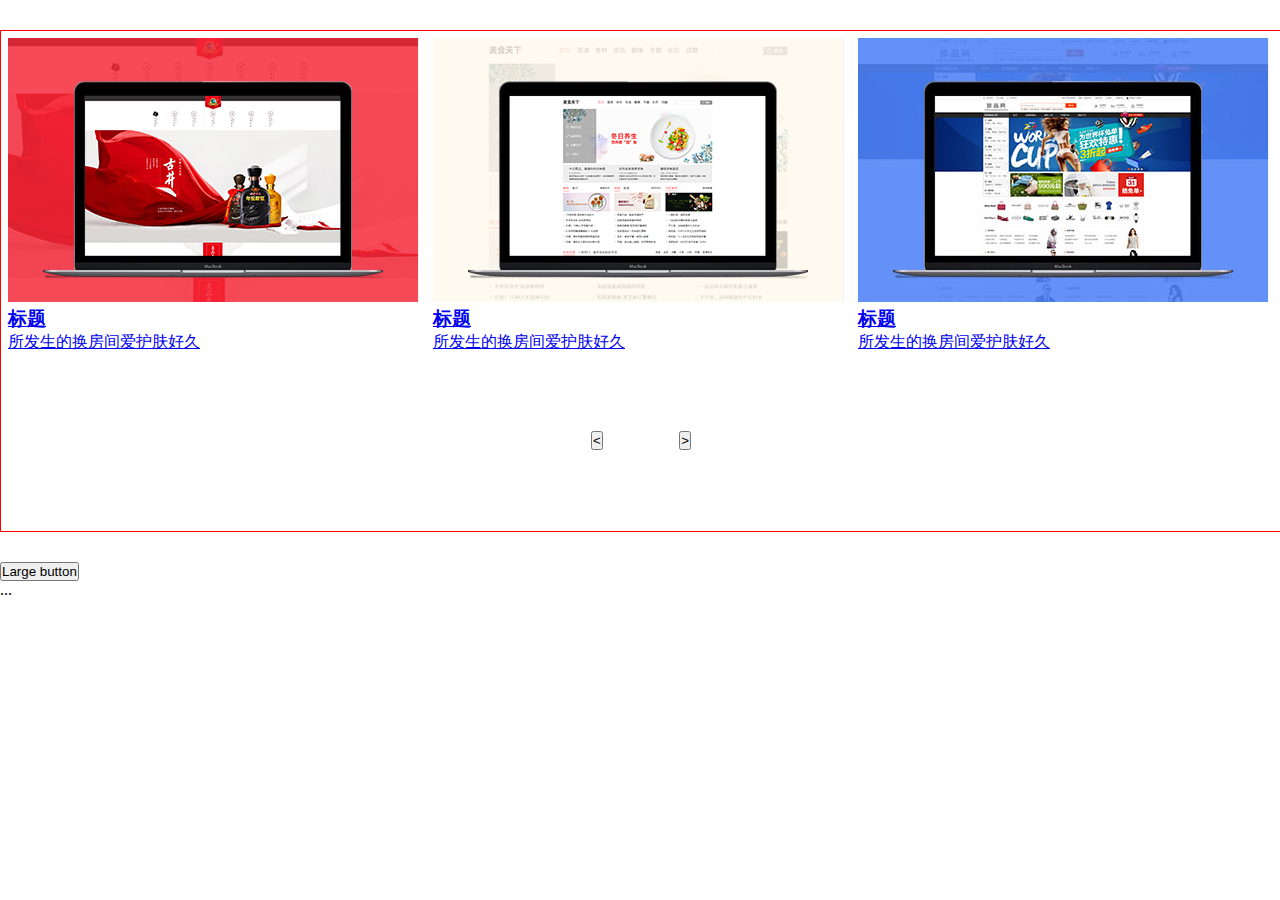
<file: gundong.html>
<!doctype html>
<html lang="en">
<head>
    <meta charset="UTF-8">
    <title>Document</title>
    <script src="js/jquery-1.12.4.min.js"></script>
    <script src="js/bootstrap.min.js"></script>
    <script src="js/html5shiv.min.js"></script>
</head>
<style>
*{
    padding: 0;
    margin: 0;
    list-style: none;
}
    .contant{
        width: 1280px;
        height: 500px;
        border: 1px solid red;
        margin: 30px auto;
        clear: both;
        position: relative;
        overflow: hidden; 
    }
    ul{
        width: 4000px;
        position: absolute;
        overflow: hidden;
    }
    .list{
        overflow: hidden;
    }
    .contant li {
        float: left;
        width: 411px;
        margin:7px;
    }
    .buttons{
        width: 100px;
        position: relative;
        top:400px;
        left: 0;
        right: 0;
        margin: 0 auto;
            }
      .buttons .btn-left{
        float: left;
      }
      .buttons .btn-right{
        float: right;
      }
</style>
<script>
    $(function(){
        var page=1;
        var i=3;
        var left_btn=$('.btn-left');
        var right_btn=$('.btn-right');
        var list=$('.list');
        var contant=$('.contant').width();
        var len=$('.contant').find('.list li').length;
        var page_content=Math.ceil(len/i);
        left_btn.click(function(){
          if(!list.is(':animated')){
            if(page==page_content){
                list.animate({left:'0px'},'solw');
                page=1;
            }
            else{
                list.animate({left:'-='+contant},'solw');
                page++;
            }
          }

        })

         right_btn.click(function(){
          if(!list.is(':animated')){
            if(page==1){
               list.animate({left:'-='+contant*(page_content-1)},'solw');
                page=page_content;
            }
            else{
                list.animate({left:'-='+contant},'solw');
                page--;
            }
          }

        })
         /*$('span.prev').click(function(){
                if(!list.is(':animated')){ //判断内容是否在运动状态
                    if(page==1){
                        list.animate({left:'-='+v_width*(page_count-1)},'slow');
                        page=page_count;  //如果是第一版面，再点击就返回最后版面
                    }else{
                        list.animate({left:'-='+v_width},'slow');  //=
                        page--;
                    }
                }
         })*/


    })
</script>
<body>
    <div class="contant">
    <ul class="list">
        <li>
           <a href="#">
             <img src="img/imgs_03.png">
             <h3>标题</h3>
             <p>所发生的换房间爱护肤好久</p>
           </a>
         </li>
          <li>
           <a href="#">
             <img src="img/imgs_05.png">
             <h3>标题</h3>
             <p>所发生的换房间爱护肤好久</p>
           </a>
         </li>
          <li>
           <a href="#">
             <img src="img/imgs_07.jpg">
             <h3>标题</h3>
             <p>所发生的换房间爱护肤好久</p>
           </a>
         </li>


          <li>
           <a href="#">
             <img src="img/imgs_05.png">
             <h3>标题</h3>
             <p>所发生的换房间爱护肤好久</p>
           </a>
         </li>
          <li>
           <a href="#">
             <img src="img/imgs_03.png">
             <h3>标题</h3>
             <p>所发生的换房间爱护肤好久</p>
           </a>
         </li>
          <li>
           <a href="#">
             <img src="img/imgs_07.jpg">
             <h3>标题</h3>
             <p>所发生的换房间爱护肤好久</p>
           </a>
         </li>
      </ul>
      <div class="buttons">
                 <button type="button" class="btn btn-default glyphicon glyphicon-chevron-left btn-left"><</button>
                 <button class="btn btn-default glyphicon glyphicon-chevron-right btn-right">></button>
      </div>
    </div>
            <div class="btn-group">
          <button class="btn btn-default btn-lg dropdown-toggle" type="button" data-toggle="dropdown">
            Large button <span class="caret"></span>
          </button>
          <ul class="dropdown-menu" role="menu">
            ...
          </ul>
        </div>
</body>
</html>
</file>
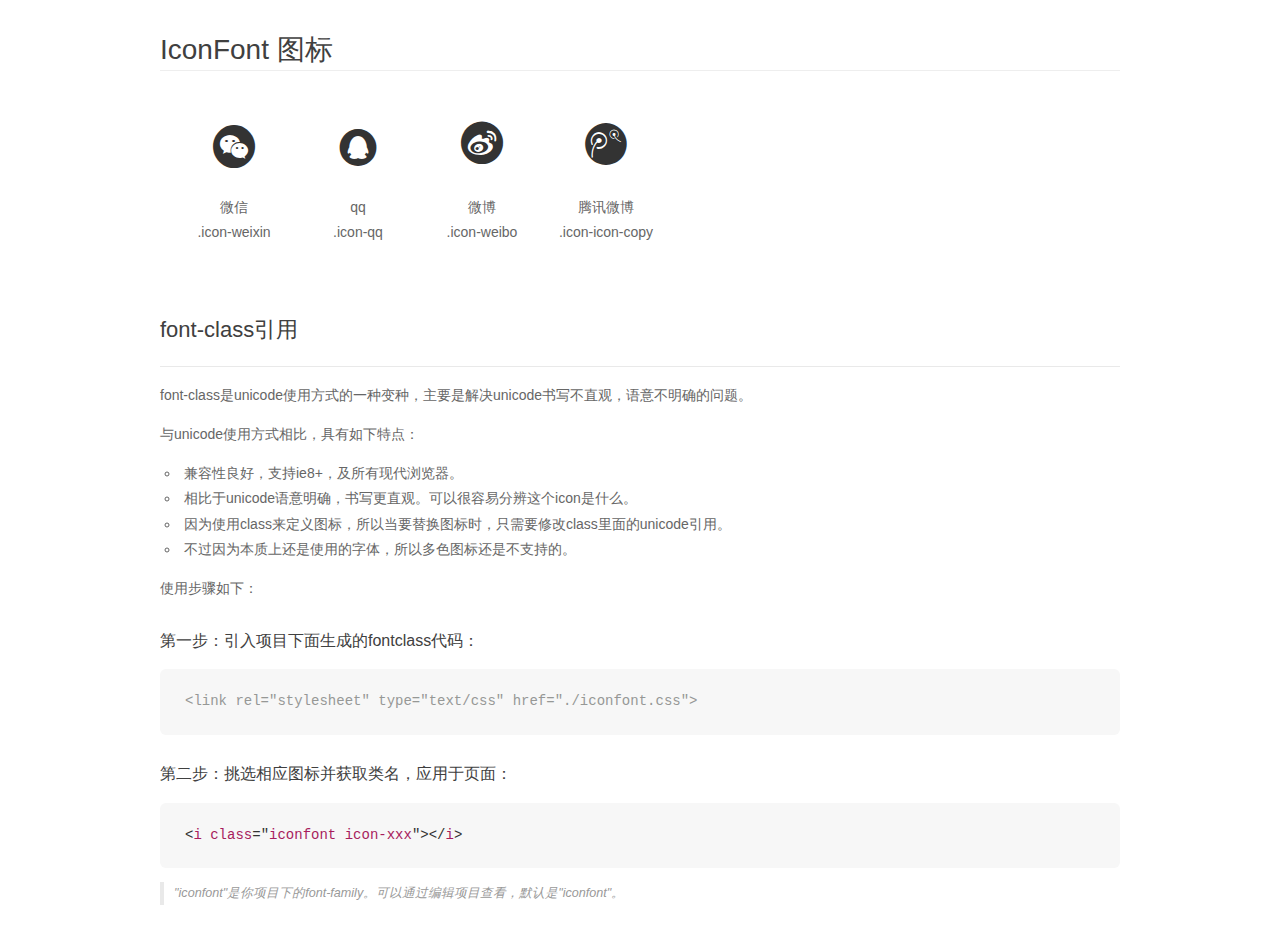
<file: font_dod6ppu9xes1c3di/demo_fontclass.html>
<!DOCTYPE html>
<html>
<head>
    <meta charset="utf-8"/>
    <title>IconFont</title>
    <link rel="stylesheet" href="demo.css">
    <link rel="stylesheet" href="iconfont.css">
</head>
<body>
    <div class="main markdown">
        <h1>IconFont 图标</h1>
        <ul class="icon_lists clear">
            
                <li>
                <i class="icon iconfont icon-weixin"></i>
                    <div class="name">微信</div>
                    <div class="fontclass">.icon-weixin</div>
                </li>
            
                <li>
                <i class="icon iconfont icon-qq"></i>
                    <div class="name">qq</div>
                    <div class="fontclass">.icon-qq</div>
                </li>
            
                <li>
                <i class="icon iconfont icon-weibo"></i>
                    <div class="name">微博</div>
                    <div class="fontclass">.icon-weibo</div>
                </li>
            
                <li>
                <i class="icon iconfont icon-icon-copy"></i>
                    <div class="name">腾讯微博</div>
                    <div class="fontclass">.icon-icon-copy</div>
                </li>
            
        </ul>

        <h2 id="font-class-">font-class引用</h2>
        <hr>

        <p>font-class是unicode使用方式的一种变种，主要是解决unicode书写不直观，语意不明确的问题。</p>
        <p>与unicode使用方式相比，具有如下特点：</p>
        <ul>
        <li>兼容性良好，支持ie8+，及所有现代浏览器。</li>
        <li>相比于unicode语意明确，书写更直观。可以很容易分辨这个icon是什么。</li>
        <li>因为使用class来定义图标，所以当要替换图标时，只需要修改class里面的unicode引用。</li>
        <li>不过因为本质上还是使用的字体，所以多色图标还是不支持的。</li>
        </ul>
        <p>使用步骤如下：</p>
        <h3 id="-fontclass-">第一步：引入项目下面生成的fontclass代码：</h3>


        <pre><code class="lang-js hljs javascript"><span class="hljs-comment">&lt;link rel="stylesheet" type="text/css" href="./iconfont.css"&gt;</span></code></pre>
        <h3 id="-">第二步：挑选相应图标并获取类名，应用于页面：</h3>
        <pre><code class="lang-css hljs">&lt;<span class="hljs-selector-tag">i</span> <span class="hljs-selector-tag">class</span>="<span class="hljs-selector-tag">iconfont</span> <span class="hljs-selector-tag">icon-xxx</span>"&gt;&lt;/<span class="hljs-selector-tag">i</span>&gt;</code></pre>
        <blockquote>
        <p>"iconfont"是你项目下的font-family。可以通过编辑项目查看，默认是"iconfont"。</p>
        </blockquote>
    </div>
</body>
</html>
</file>
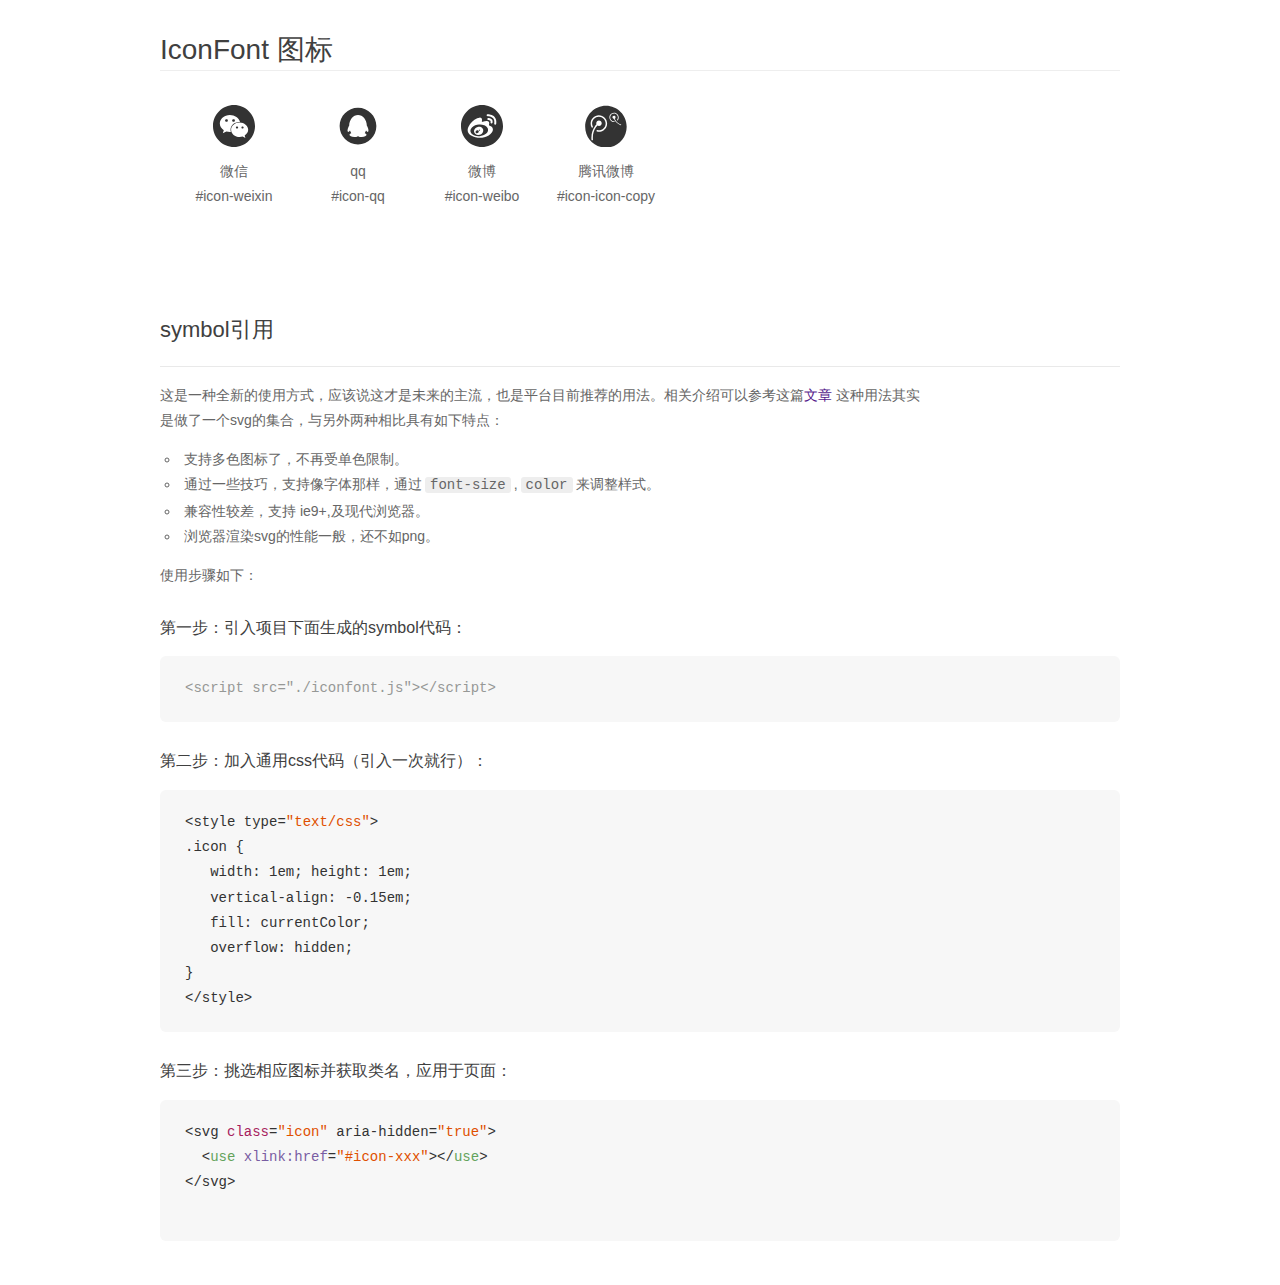
<file: font_dod6ppu9xes1c3di/demo_symbol.html>
<!DOCTYPE html>
<html>
<head>
    <meta charset="utf-8"/>
    <title>IconFont</title>
    <link rel="stylesheet" href="demo.css">
    <script src="iconfont.js"></script>

    <style type="text/css">
        .icon {
          /* 通过设置 font-size 来改变图标大小 */
          width: 1em; height: 1em;
          /* 图标和文字相邻时，垂直对齐 */
          vertical-align: -0.15em;
          /* 通过设置 color 来改变 SVG 的颜色/fill */
          fill: currentColor;
          /* path 和 stroke 溢出 viewBox 部分在 IE 下会显示
             normalize.css 中也包含这行 */
          overflow: hidden;
        }

    </style>
</head>
<body>
    <div class="main markdown">
        <h1>IconFont 图标</h1>
        <ul class="icon_lists clear">
            
                <li>
                    <svg class="icon" aria-hidden="true">
                        <use xlink:href="#icon-weixin"></use>
                    </svg>
                    <div class="name">微信</div>
                    <div class="fontclass">#icon-weixin</div>
                </li>
            
                <li>
                    <svg class="icon" aria-hidden="true">
                        <use xlink:href="#icon-qq"></use>
                    </svg>
                    <div class="name">qq</div>
                    <div class="fontclass">#icon-qq</div>
                </li>
            
                <li>
                    <svg class="icon" aria-hidden="true">
                        <use xlink:href="#icon-weibo"></use>
                    </svg>
                    <div class="name">微博</div>
                    <div class="fontclass">#icon-weibo</div>
                </li>
            
                <li>
                    <svg class="icon" aria-hidden="true">
                        <use xlink:href="#icon-icon-copy"></use>
                    </svg>
                    <div class="name">腾讯微博</div>
                    <div class="fontclass">#icon-icon-copy</div>
                </li>
            
        </ul>


        <h2 id="symbol-">symbol引用</h2>
        <hr>

        <p>这是一种全新的使用方式，应该说这才是未来的主流，也是平台目前推荐的用法。相关介绍可以参考这篇<a href="">文章</a>
        这种用法其实是做了一个svg的集合，与另外两种相比具有如下特点：</p>
        <ul>
          <li>支持多色图标了，不再受单色限制。</li>
          <li>通过一些技巧，支持像字体那样，通过<code>font-size</code>,<code>color</code>来调整样式。</li>
          <li>兼容性较差，支持 ie9+,及现代浏览器。</li>
          <li>浏览器渲染svg的性能一般，还不如png。</li>
        </ul>
        <p>使用步骤如下：</p>
        <h3 id="-symbol-">第一步：引入项目下面生成的symbol代码：</h3>
        <pre><code class="lang-js hljs javascript"><span class="hljs-comment">&lt;script src="./iconfont.js"&gt;&lt;/script&gt;</span></code></pre>
        <h3 id="-css-">第二步：加入通用css代码（引入一次就行）：</h3>
        <pre><code class="lang-js hljs javascript">&lt;style type=<span class="hljs-string">"text/css"</span>&gt;
.icon {
   width: <span class="hljs-number">1</span>em; height: <span class="hljs-number">1</span>em;
   vertical-align: <span class="hljs-number">-0.15</span>em;
   fill: currentColor;
   overflow: hidden;
}
&lt;<span class="hljs-regexp">/style&gt;</span></code></pre>
        <h3 id="-">第三步：挑选相应图标并获取类名，应用于页面：</h3>
        <pre><code class="lang-js hljs javascript">&lt;svg <span class="hljs-class"><span class="hljs-keyword">class</span></span>=<span class="hljs-string">"icon"</span> aria-hidden=<span class="hljs-string">"true"</span>&gt;<span class="xml"><span class="hljs-tag">
  &lt;<span class="hljs-name">use</span> <span class="hljs-attr">xlink:href</span>=<span class="hljs-string">"#icon-xxx"</span>&gt;</span><span class="hljs-tag">&lt;/<span class="hljs-name">use</span>&gt;</span>
</span>&lt;<span class="hljs-regexp">/svg&gt;
        </span></code></pre>
    </div>
</body>
</html>
</file>
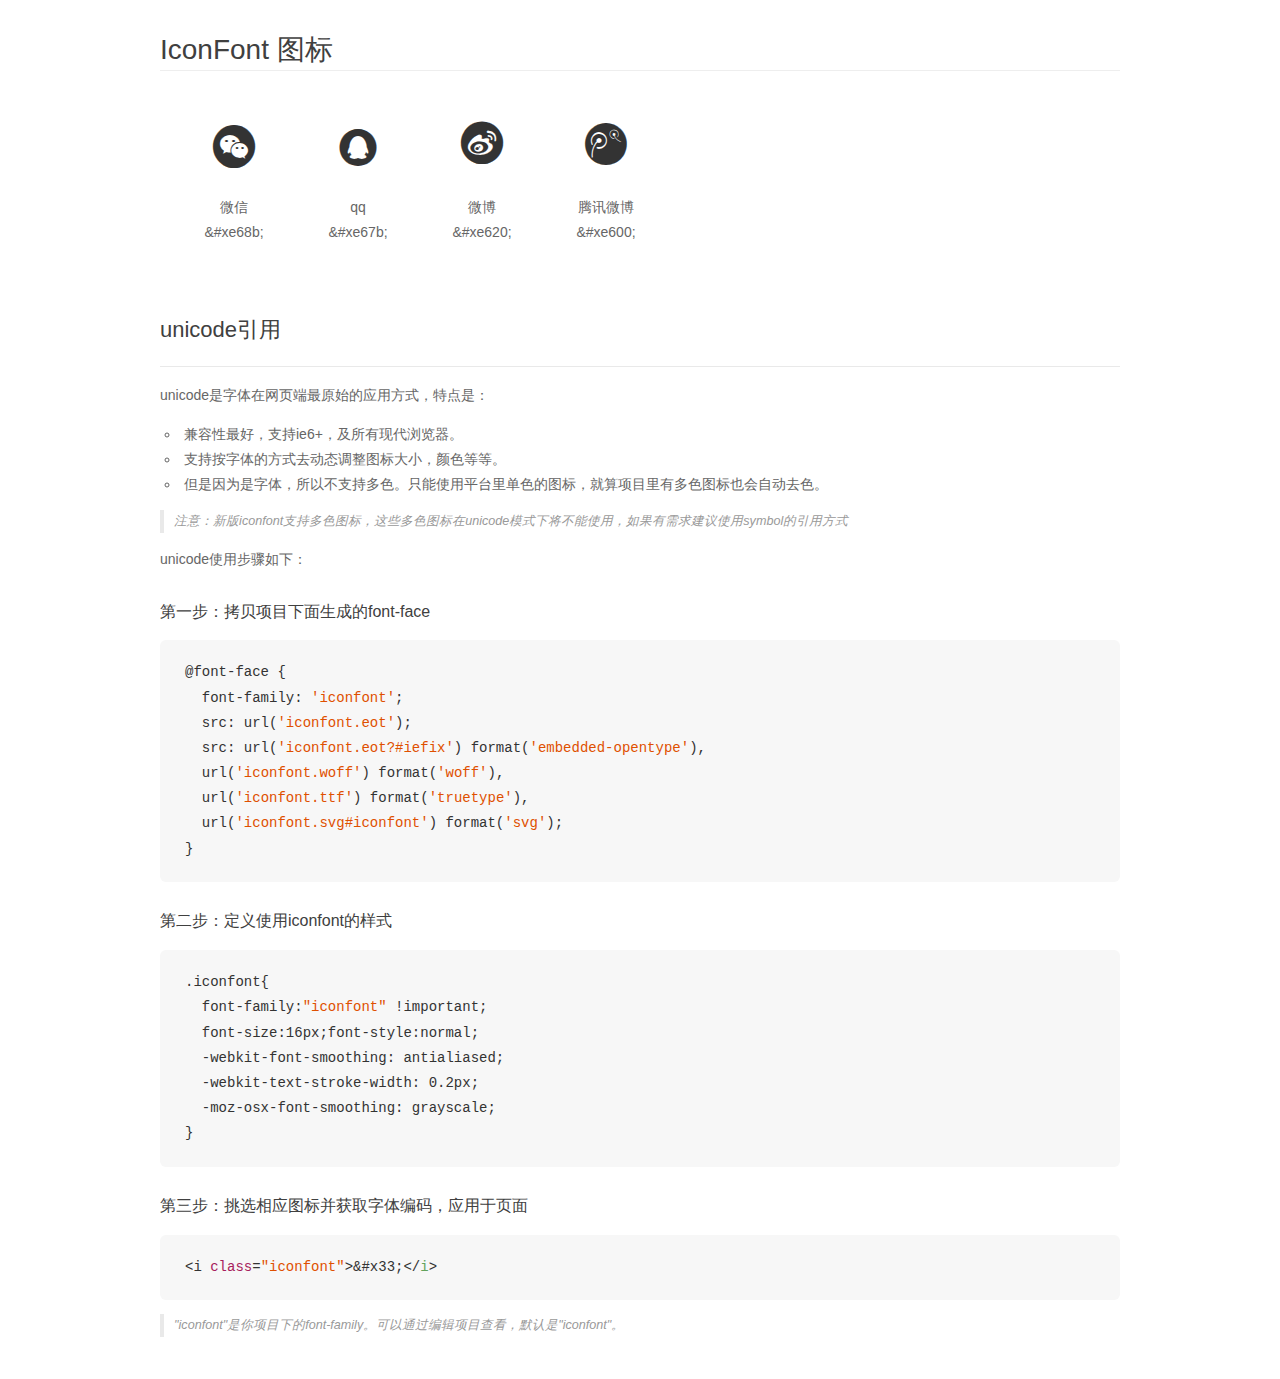
<file: font_dod6ppu9xes1c3di/demo_unicode.html>
<!DOCTYPE html>
<html>
<head>
    <meta charset="utf-8"/>
    <title>IconFont</title>
    <link rel="stylesheet" href="demo.css">

    <style type="text/css">

        @font-face {font-family: "iconfont";
          src: url('iconfont.eot'); /* IE9*/
          src: url('iconfont.eot#iefix') format('embedded-opentype'), /* IE6-IE8 */
          url('iconfont.woff') format('woff'), /* chrome, firefox */
          url('iconfont.ttf') format('truetype'), /* chrome, firefox, opera, Safari, Android, iOS 4.2+*/
          url('iconfont.svg#iconfont') format('svg'); /* iOS 4.1- */
        }

        .iconfont {
          font-family:"iconfont" !important;
          font-size:16px;
          font-style:normal;
          -webkit-font-smoothing: antialiased;
          -webkit-text-stroke-width: 0.2px;
          -moz-osx-font-smoothing: grayscale;
        }

    </style>
</head>
<body>
    <div class="main markdown">
        <h1>IconFont 图标</h1>
        <ul class="icon_lists clear">
            
                <li>
                <i class="icon iconfont">&#xe68b;</i>
                    <div class="name">微信</div>
                    <div class="code">&amp;#xe68b;</div>
                </li>
            
                <li>
                <i class="icon iconfont">&#xe67b;</i>
                    <div class="name">qq</div>
                    <div class="code">&amp;#xe67b;</div>
                </li>
            
                <li>
                <i class="icon iconfont">&#xe620;</i>
                    <div class="name">微博</div>
                    <div class="code">&amp;#xe620;</div>
                </li>
            
                <li>
                <i class="icon iconfont">&#xe600;</i>
                    <div class="name">腾讯微博</div>
                    <div class="code">&amp;#xe600;</div>
                </li>
            
        </ul>
        <h2 id="unicode-">unicode引用</h2>
        <hr>

        <p>unicode是字体在网页端最原始的应用方式，特点是：</p>
        <ul>
        <li>兼容性最好，支持ie6+，及所有现代浏览器。</li>
        <li>支持按字体的方式去动态调整图标大小，颜色等等。</li>
        <li>但是因为是字体，所以不支持多色。只能使用平台里单色的图标，就算项目里有多色图标也会自动去色。</li>
        </ul>
        <blockquote>
        <p>注意：新版iconfont支持多色图标，这些多色图标在unicode模式下将不能使用，如果有需求建议使用symbol的引用方式</p>
        </blockquote>
        <p>unicode使用步骤如下：</p>
        <h3 id="-font-face">第一步：拷贝项目下面生成的font-face</h3>
        <pre><code class="lang-js hljs javascript">@font-face {
  font-family: <span class="hljs-string">'iconfont'</span>;
  src: url(<span class="hljs-string">'iconfont.eot'</span>);
  src: url(<span class="hljs-string">'iconfont.eot?#iefix'</span>) format(<span class="hljs-string">'embedded-opentype'</span>),
  url(<span class="hljs-string">'iconfont.woff'</span>) format(<span class="hljs-string">'woff'</span>),
  url(<span class="hljs-string">'iconfont.ttf'</span>) format(<span class="hljs-string">'truetype'</span>),
  url(<span class="hljs-string">'iconfont.svg#iconfont'</span>) format(<span class="hljs-string">'svg'</span>);
}
</code></pre>
        <h3 id="-iconfont-">第二步：定义使用iconfont的样式</h3>
        <pre><code class="lang-js hljs javascript">.iconfont{
  font-family:<span class="hljs-string">"iconfont"</span> !important;
  font-size:<span class="hljs-number">16</span>px;font-style:normal;
  -webkit-font-smoothing: antialiased;
  -webkit-text-stroke-width: <span class="hljs-number">0.2</span>px;
  -moz-osx-font-smoothing: grayscale;
}
</code></pre>
        <h3 id="-">第三步：挑选相应图标并获取字体编码，应用于页面</h3>
        <pre><code class="lang-js hljs javascript">&lt;i <span class="hljs-class"><span class="hljs-keyword">class</span></span>=<span class="hljs-string">"iconfont"</span>&gt;&amp;#x33;<span class="xml"><span class="hljs-tag">&lt;/<span class="hljs-name">i</span>&gt;</span></span></code></pre>

        <blockquote>
        <p>"iconfont"是你项目下的font-family。可以通过编辑项目查看，默认是"iconfont"。</p>
        </blockquote>
    </div>


</body>
</html>
</file>
<file: font_dod6ppu9xes1c3di/iconfont.css>
@font-face {font-family: "iconfont";
  src: url('iconfont.eot?t=1484113606531'); /* IE9*/
  src: url('iconfont.eot?t=1484113606531#iefix') format('embedded-opentype'), /* IE6-IE8 */
  url('iconfont.woff?t=1484113606531') format('woff'), /* chrome, firefox */
  url('iconfont.ttf?t=1484113606531') format('truetype'), /* chrome, firefox, opera, Safari, Android, iOS 4.2+*/
  url('iconfont.svg?t=1484113606531#iconfont') format('svg'); /* iOS 4.1- */
}

.iconfont {
  font-family:"iconfont" !important;
  font-size:16px;
  font-style:normal;
  -webkit-font-smoothing: antialiased;
  -moz-osx-font-smoothing: grayscale;
}

.icon-weixin:before { content: "\e68b"; }

.icon-qq:before { content: "\e67b"; }

.icon-weibo:before { content: "\e620"; }

.icon-icon-copy:before { content: "\e600"; }
</file>
<file: font_dod6ppu9xes1c3di/demo.css>
*{margin: 0;padding: 0;list-style: none;}
/*
KISSY CSS Reset
理念：1. reset 的目的不是清除浏览器的默认样式，这仅是部分工作。清除和重置是紧密不可分的。
2. reset 的目的不是让默认样式在所有浏览器下一致，而是减少默认样式有可能带来的问题。
3. reset 期望提供一套普适通用的基础样式。但没有银弹，推荐根据具体需求，裁剪和修改后再使用。
特色：1. 适应中文；2. 基于最新主流浏览器。
维护：玉伯<lifesinger@gmail.com>, 正淳<ragecarrier@gmail.com>
 */

/** 清除内外边距 **/
body, h1, h2, h3, h4, h5, h6, hr, p, blockquote, /* structural elements 结构元素 */
dl, dt, dd, ul, ol, li, /* list elements 列表元素 */
pre, /* text formatting elements 文本格式元素 */
form, fieldset, legend, button, input, textarea, /* form elements 表单元素 */
th, td /* table elements 表格元素 */ {
  margin: 0;
  padding: 0;
}

/** 设置默认字体 **/
body,
button, input, select, textarea /* for ie */ {
  font: 12px/1.5 tahoma, arial, \5b8b\4f53, sans-serif;
}
h1, h2, h3, h4, h5, h6 { font-size: 100%; }
address, cite, dfn, em, var { font-style: normal; } /* 将斜体扶正 */
code, kbd, pre, samp { font-family: courier new, courier, monospace; } /* 统一等宽字体 */
small { font-size: 12px; } /* 小于 12px 的中文很难阅读，让 small 正常化 */

/** 重置列表元素 **/
ul, ol { list-style: none; }

/** 重置文本格式元素 **/
a { text-decoration: none; }
a:hover { text-decoration: underline; }


/** 重置表单元素 **/
legend { color: #000; } /* for ie6 */
fieldset, img { border: 0; } /* img 搭车：让链接里的 img 无边框 */
button, input, select, textarea { font-size: 100%; } /* 使得表单元素在 ie 下能继承字体大小 */
/* 注：optgroup 无法扶正 */

/** 重置表格元素 **/
table { border-collapse: collapse; border-spacing: 0; }

/* 清除浮动 */
.ks-clear:after, .clear:after {
  content: '\20';
  display: block;
  height: 0;
  clear: both;
}
.ks-clear, .clear {
  *zoom: 1;
}

.main {
  padding: 30px 100px;
width: 960px;
margin: 0 auto;
}
.main h1{font-size:36px; color:#333; text-align:left;margin-bottom:30px; border-bottom: 1px solid #eee;}

.helps{margin-top:40px;}
.helps pre{
  padding:20px;
  margin:10px 0;
  border:solid 1px #e7e1cd;
  background-color: #fffdef;
  overflow: auto;
}

.icon_lists{
  width: 100% !important;

}

.icon_lists li{
  float:left;
  width: 100px;
  height:180px;
  text-align: center;
  list-style: none !important;
}
.icon_lists .icon{
  font-size: 42px;
  line-height: 100px;
  margin: 10px 0;
  color:#333;
  -webkit-transition: font-size 0.25s ease-out 0s;
  -moz-transition: font-size 0.25s ease-out 0s;
  transition: font-size 0.25s ease-out 0s;

}
.icon_lists .icon:hover{
  font-size: 100px;
}



.markdown {
  color: #666;
  font-size: 14px;
  line-height: 1.8;
}

.highlight {
  line-height: 1.5;
}

.markdown img {
  vertical-align: middle;
  max-width: 100%;
}

.markdown h1 {
  color: #404040;
  font-weight: 500;
  line-height: 40px;
  margin-bottom: 24px;
}

.markdown h2,
.markdown h3,
.markdown h4,
.markdown h5,
.markdown h6 {
  color: #404040;
  margin: 1.6em 0 0.6em 0;
  font-weight: 500;
  clear: both;
}

.markdown h1 {
  font-size: 28px;
}

.markdown h2 {
  font-size: 22px;
}

.markdown h3 {
  font-size: 16px;
}

.markdown h4 {
  font-size: 14px;
}

.markdown h5 {
  font-size: 12px;
}

.markdown h6 {
  font-size: 12px;
}

.markdown hr {
  height: 1px;
  border: 0;
  background: #e9e9e9;
  margin: 16px 0;
  clear: both;
}

.markdown p,
.markdown pre {
  margin: 1em 0;
}

.markdown > p,
.markdown > blockquote,
.markdown > .highlight,
.markdown > ol,
.markdown > ul {
  width: 80%;
}

.markdown ul > li {
  list-style: circle;
}

.markdown > ul li,
.markdown blockquote ul > li {
  margin-left: 20px;
  padding-left: 4px;
}

.markdown > ul li p,
.markdown > ol li p {
  margin: 0.6em 0;
}

.markdown ol > li {
  list-style: decimal;
}

.markdown > ol li,
.markdown blockquote ol > li {
  margin-left: 20px;
  padding-left: 4px;
}

.markdown code {
  margin: 0 3px;
  padding: 0 5px;
  background: #eee;
  border-radius: 3px;
}

.markdown pre {
  border-radius: 6px;
  background: #f7f7f7;
  padding: 20px;
}

.markdown pre code {
  border: none;
  background: #f7f7f7;
  margin: 0;
}

.markdown strong,
.markdown b {
  font-weight: 600;
}

.markdown > table {
  border-collapse: collapse;
  border-spacing: 0px;
  empty-cells: show;
  border: 1px solid #e9e9e9;
  width: 95%;
  margin-bottom: 24px;
}

.markdown > table th {
  white-space: nowrap;
  color: #333;
  font-weight: 600;

}

.markdown > table th,
.markdown > table td {
  border: 1px solid #e9e9e9;
  padding: 8px 16px;
  text-align: left;
}

.markdown > table th {
  background: #F7F7F7;
}

.markdown blockquote {
  font-size: 90%;
  color: #999;
  border-left: 4px solid #e9e9e9;
  padding-left: 0.8em;
  margin: 1em 0;
  font-style: italic;
}

.markdown blockquote p {
  margin: 0;
}

.markdown .anchor {
  opacity: 0;
  transition: opacity 0.3s ease;
  margin-left: 8px;
}

.markdown .waiting {
  color: #ccc;
}

.markdown h1:hover .anchor,
.markdown h2:hover .anchor,
.markdown h3:hover .anchor,
.markdown h4:hover .anchor,
.markdown h5:hover .anchor,
.markdown h6:hover .anchor {
  opacity: 1;
  display: inline-block;
}

.markdown > br,
.markdown > p > br {
  clear: both;
}


.hljs {
  display: block;
  background: white;
  padding: 0.5em;
  color: #333333;
  overflow-x: auto;
}

.hljs-comment,
.hljs-meta {
  color: #969896;
}

.hljs-string,
.hljs-variable,
.hljs-template-variable,
.hljs-strong,
.hljs-emphasis,
.hljs-quote {
  color: #df5000;
}

.hljs-keyword,
.hljs-selector-tag,
.hljs-type {
  color: #a71d5d;
}

.hljs-literal,
.hljs-symbol,
.hljs-bullet,
.hljs-attribute {
  color: #0086b3;
}

.hljs-section,
.hljs-name {
  color: #63a35c;
}

.hljs-tag {
  color: #333333;
}

.hljs-title,
.hljs-attr,
.hljs-selector-id,
.hljs-selector-class,
.hljs-selector-attr,
.hljs-selector-pseudo {
  color: #795da3;
}

.hljs-addition {
  color: #55a532;
  background-color: #eaffea;
}

.hljs-deletion {
  color: #bd2c00;
  background-color: #ffecec;
}

.hljs-link {
  text-decoration: underline;
}

pre{
  background: #fff;
}
</file>
